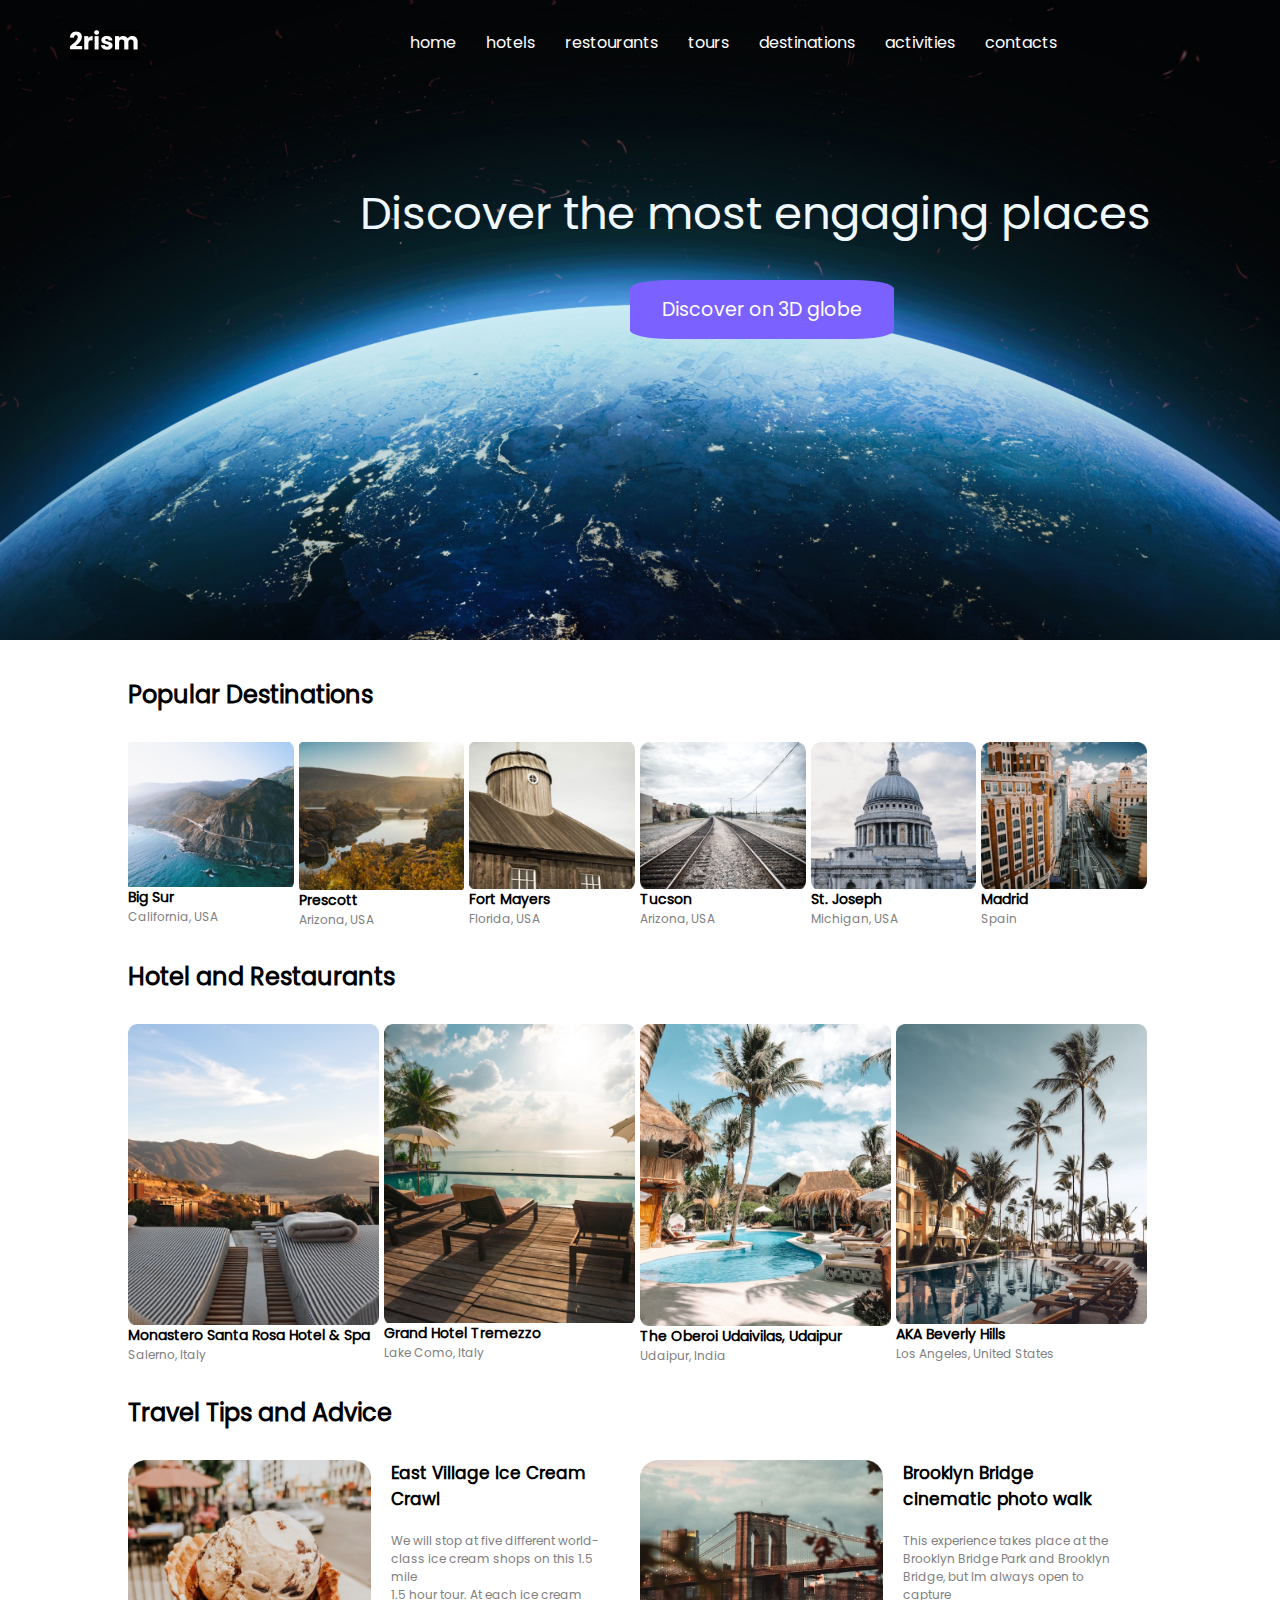
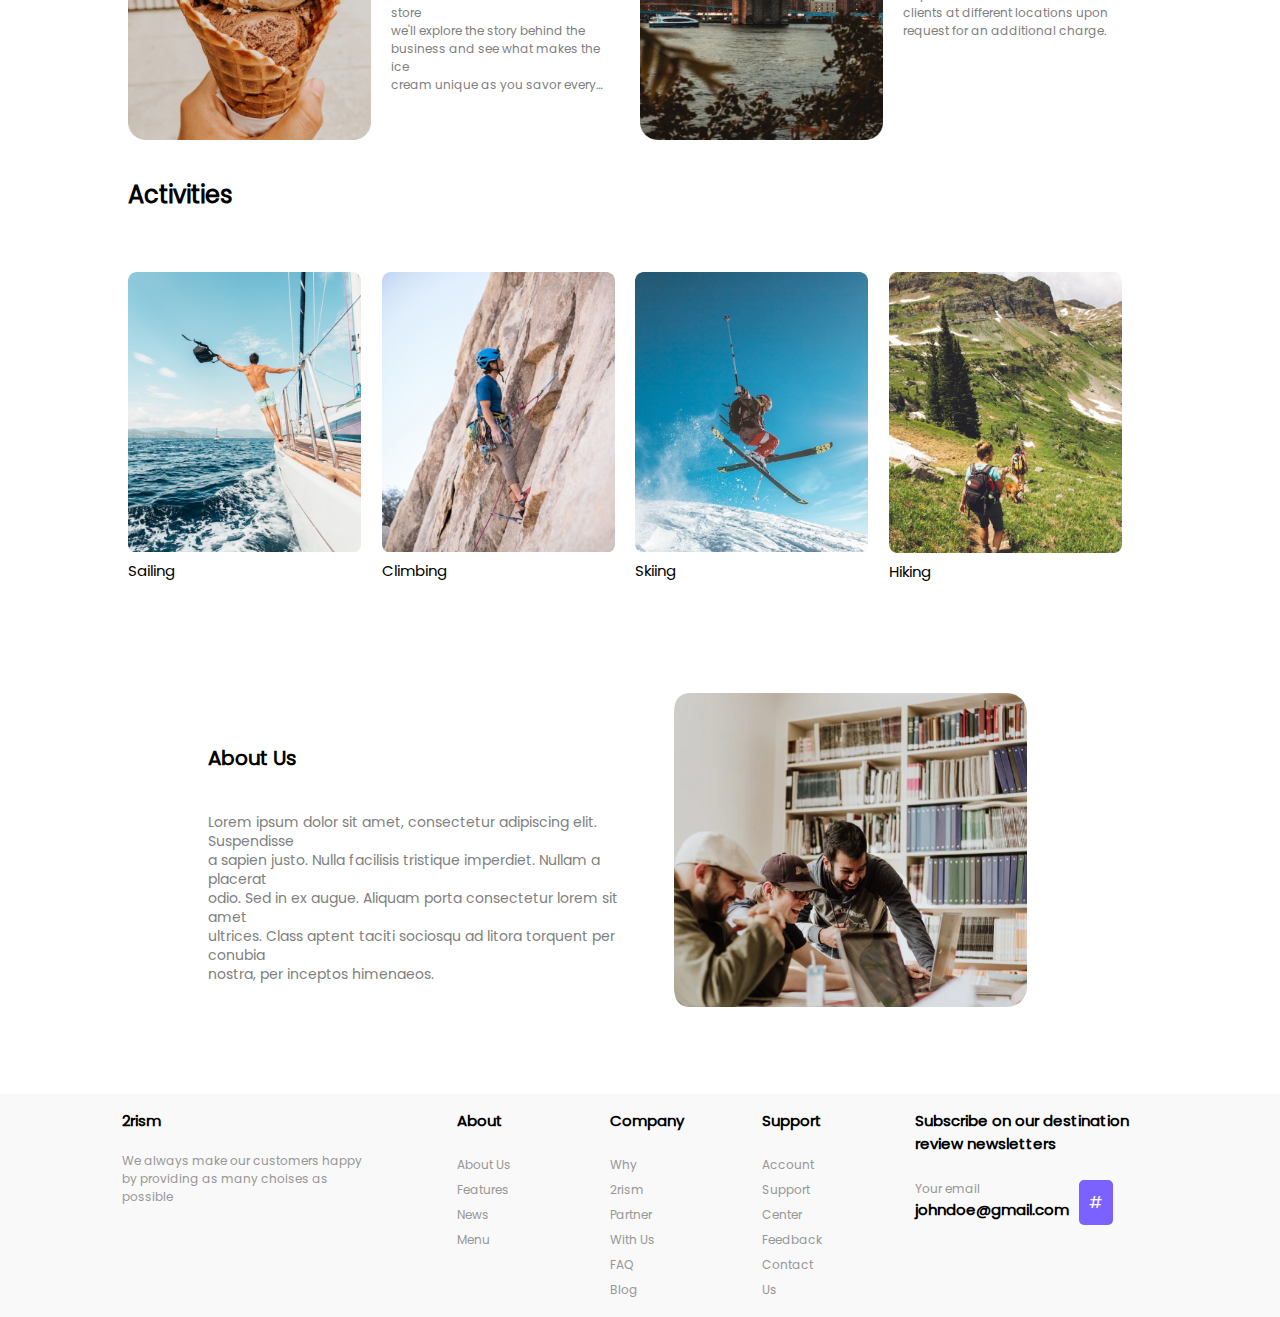
<file: index.html>
<!DOCTYPE html>
<html lang="en">
  <head>
    <meta charset="UTF-8" />
    <meta http-equiv="X-UA-Compatible" content="IE=edge" />
    <meta name="viewport" content="width=device-width, initial-scale=1.0" />
    <link rel="stylesheet" href="./css/reset.css" />
    <link rel="stylesheet" href="./css/all.min.css" />
    <link rel="stylesheet" href="./css/style.css" />

    <title>Document</title>
  </head>
  <body>
    <header class="header">
      <div class="cover">
        <img src="./assets/img/Main.cover.png" alt="coverPhoto" />
      </div>
      <nav>
        <div class="logo">
          <img src="./assets/img/logo.png" alt="logo" />
        </div>
        <div class="navigation">
          <ul class="nav-bar">
            <li>home</li>
            <li>hotels</li>
            <li>restourants</li>
            <li>tours</li>
            <li>destinations</li>
            <li>activities</li>
            <li>contacts</li>
          </ul>
        </div>
        <div class="user">
          <h6>Ales Nesetril</h6>
          <img class="user_photo" src="./assets/img/user.png" alt="user" />
        </div>
        <div class="title">
          <h1>Discover the most engaging places</h1>
        </div>
        <div class="button">
          <button>Discover on 3D globe</button>
        </div>
      </nav>
    </header>

    <main>
      <div class="popular-dests">
        <h1>Popular Destinations</h1>

        <div class="destinations">
          <div class="destinations-items">
            <img src="./assets/img/place1.png" alt="Big Sur photo" />
            <h1>Big Sur</h1>
            <h2>California, USA</h2>
          </div>
          
          <div class="destinations-items">
            <img src="./assets/img/place2.png" alt="Prescott photo" />
            <h1>Prescott</h1>
            <h2>Arizona, USA</h2>
          </div>

          <div class="destinations-items">
            <img src="./assets/img/place3.png" alt="Fort Mayers Photo" />
            <h1>Fort Mayers</h1>
            <h2>Florida, USA</h2>
          </div>

          <div class="destinations-items">
            <img src="./assets/img/place4.png" alt="Tucson photo" />
            <h1>Tucson</h1>
            <h2>Arizona, USA</h2>
          </div>

          <div class="destinations-items">
            <img src="./assets/img/place5.png" alt="St.Joseph photo" />
            <h1>St. Joseph</h1>
            <h2>Michigan, USA</h2>
          </div>

          <div class="destinations-items">
            <img src="./assets/img/place6.png" alt="madrid photo" />
            <h1>Madrid</h1>
            <h2>Spain</h2>
          </div>
        </div>
      </div>
      <div class="hotels-and-restaurants">
        <h1>Hotel and Restaurants</h1>

        <div class="destinations">
          <div class="destinations-items">
            <img
              class="hotels-and-restaurants"
              src="./assets/img/Hotel1.png"
              alt="spa photo"
            />
            <h1>Monastero Santa Rosa Hotel & Spa</h1>
            <h2>Salerno, Italy</h2>
          </div>

          <div class="destinations-items">
            <img src="./assets/img/Hotel2.png" alt="hotel photo" />
            <h1>Grand Hotel Tremezzo</h1>
            <h2>Lake Como, Italy</h2>
          </div>

          <div class="destinations-items">
            <img
              class="hotels-and-restaurants"
              src="./assets/img/Hotel3.png"
              alt="hotel photo"
            />
            <h1>The Oberoi Udaivilas, Udaipur</h1>
            <h2>Udaipur, India</h2>
          </div>

          <div class="destinations-items">
            <img src="./assets/img/Hotel4.png" alt="hills photo" />
            <h1>AKA Beverly Hills</h1>
            <h2>Los Angeles, United States</h2>
          </div>
        </div>
      </div>

      <div class="tips-and-advice-container">
        <div class="tips-and-advice-header">
          <h1>Travel Tips and Advice</h1>
        </div>

        <div class="tips-and-advice">
          <div class="tips-and-advice-item">
            <div>
              <img src="./assets/img/Icecream.png" alt="ice cream" />
            </div>
            <div class="text">
              <h1>East Village Ice Cream<br />Crawl</h1>
              <p>
                We will stop at five different world-<br />
                class ice cream shops on this 1.5 mile<br />
                1.5 hour tour. At each ice cream store<br />
                we'll explore the story behind the<br />
                business and see what makes the ice<br />
                cream unique as you savor every…
              </p>
            </div>
          </div>

          <div class="tips-and-advice-item">
            <div>
              <img src="./assets/img/bridge.png" alt="brooklyn bridge" />
            </div>
            <div class="text2">
              <h1>Brooklyn Bridge<br />cinematic photo walk</h1>
              <p>
                This experience takes place at the<br />
                Brooklyn Bridge Park and Brooklyn<br />
                Bridge, but Im always open to capture<br />
                clients at different locations upon<br />
                request for an additional charge.
              </p>
            </div>
          </div>
        </div>
      </div>
      <div class="title5">
        <h1>Activities</h1>
      </div>
      <div class="activities">
        <div class="sailing">
          <img src="./assets/img/Activ1.png" alt="sailing" />
          <h1>Sailing</h1>
        </div>
        <div class="climbing">
          <img src="./assets/img/Activ2.png" alt="climbing" />
          <h1>Climbing</h1>
        </div>
        <div class="skiing">
          <img src="./assets/img/Activ3.png" alt="skiing" />
          <h1>Skiing</h1>
        </div>
        <div class="hiking">
          <img src="./assets/img/Activ4.png" alt="hiking" />
          <h1>Hiking</h1>
        </div>
      </div>

      <div class="about-us-container">
        <div class="about-us">
          <div class="text3">
            <h1>About Us</h1>
            <p>
              Lorem ipsum dolor sit amet, consectetur adipiscing elit.
              Suspendisse<br />
              a sapien justo. Nulla facilisis tristique imperdiet. Nullam a
              placerat<br />
              odio. Sed in ex augue. Aliquam porta consectetur lorem sit amet<br />
              ultrices. Class aptent taciti sociosqu ad litora torquent per
              conubia<br />
              nostra, per inceptos himenaeos.
            </p>
          </div>
          <div>
            <img src="./assets/img/team.png" alt="Team Photo" />
          </div>
        </div>
      </div>
    </main>
    <footer class="footer">
      <div class="footer-container">
        <div class="footer-item">
          
          <h1 class="logo-title">2rism</h1>
          <p>
            We always make our customers happy by providing as many choises as
            possible
          </p>
        </div>

        <div class="footer-item footer-item-small-width">
          <h1>About</h1>
          <ul>
            <li>About Us</li>
            <li>Features</li>
            <li>News</li>
            <li>Menu</li>
          </ul>
        </div>

        <div class="footer-item footer-item-small-width">
          <h1>Company</h1>
          <ul>
            <li>Why 2rism</li>
            <li>Partner With Us</li>
            <li>FAQ</li>
            <li>Blog</li>
          </ul>
        </div>

        <div class="footer-item footer-item-small-width">
          
          <h1>Support</h1>
          <ul>
            <li>Account</li>
            <li>Support Center</li>
            <li>Feedback</li>
            <li>Contact Us</li>
          </ul>
        </div>

        <div class="footer-item">
          <h1>Subscribe on our destination review newsletters</h1>
          <div class="sub-container">
            
            <div class="sub-info">
              <div class="info">
                <p>Your email</p>
                <h1>johndoe@gmail.com<h1>  
              </div>
              <div class="sub-btn">
                <button class="subscribe-button">#</button>  
              </div>
  
          </div>
         </div>
          </div>
        </div>
      </div>
    </footer>
  </body>
</html>
</file>
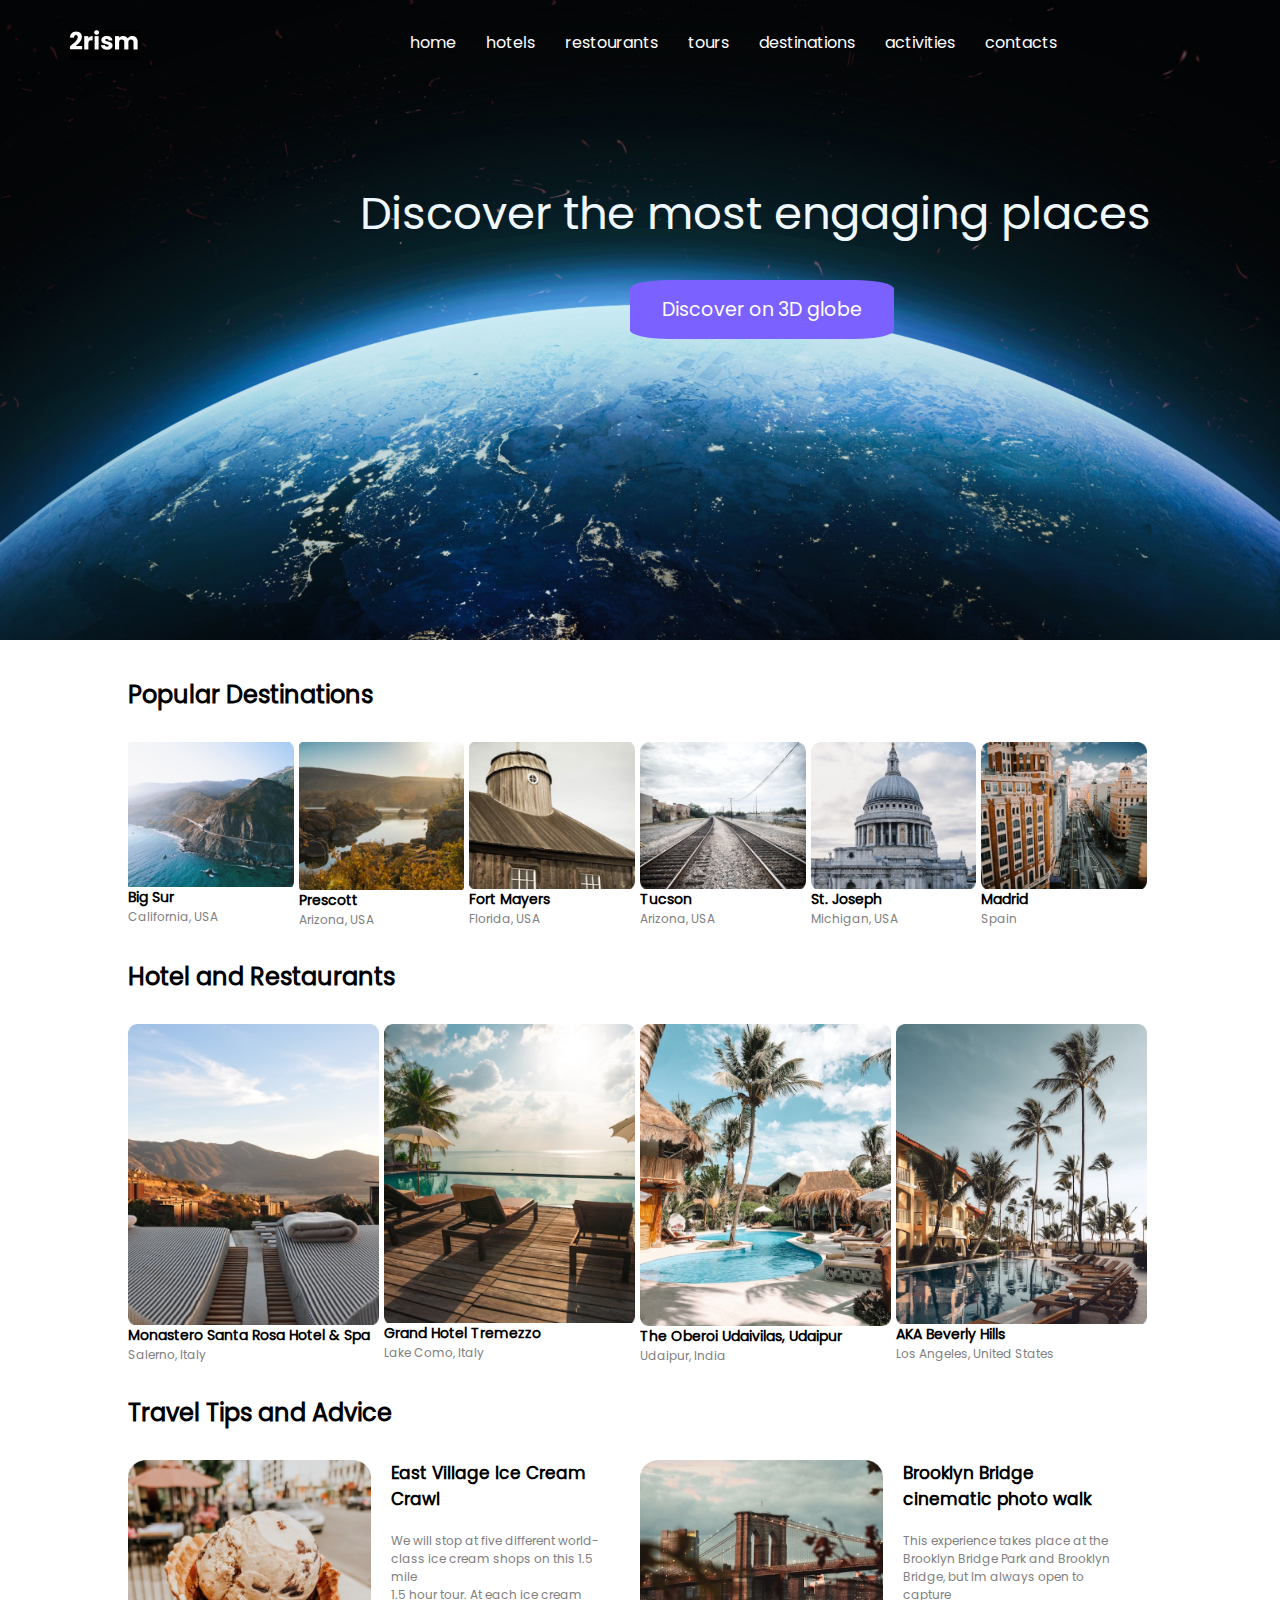
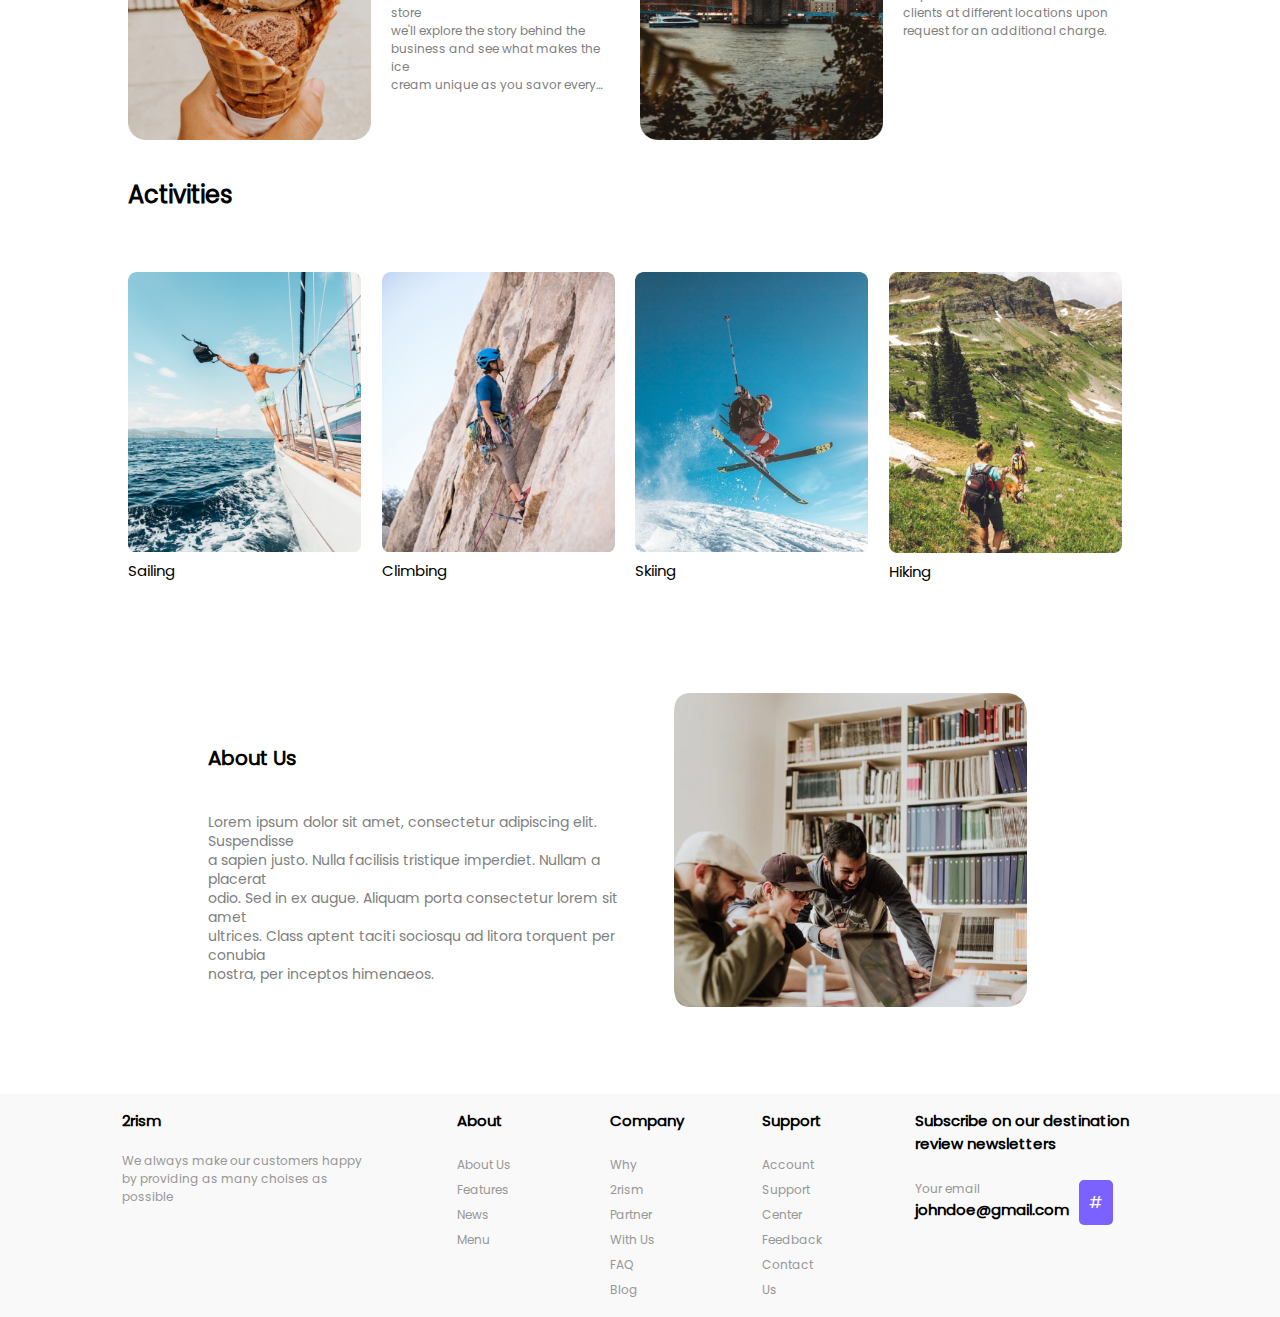
<file: index.html.html>
<!DOCTYPE html>
<html lang="en">
  <head>
    <meta charset="UTF-8" />
    <meta http-equiv="X-UA-Compatible" content="IE=edge" />
    <meta name="viewport" content="width=device-width, initial-scale=1.0" />
    <link rel="stylesheet" href="./css/reset.css" />
    <link rel="stylesheet" href="./css/all.min.css" />
    <link rel="stylesheet" href="./css/main.css" />

    <title>Document</title>
  </head>
  <body>
    <header class="header">
      <div class="cover">
        <img src="./assets/img/Main.cover.png" alt="coverPhoto" />
      </div>
      <nav>
        <div class="logo">
          <img src="./assets/img/logo.png" alt="logo" />
        </div>
        <div class="navigation">
          <ul class="nav-bar">
            <li>home</li>
            <li>hotels</li>
            <li>restourants</li>
            <li>tours</li>
            <li>destinations</li>
            <li>activities</li>
            <li>contacts</li>
          </ul>
        </div>
        <div class="user">
          <h6>Ales Nesetril</h6>
          <img class="user_photo" src="./assets/img/user.png" alt="user" />
        </div>
        <div class="title">
          <h1>Discover the most engaging places</h1>
        </div>
        <div class="button">
          <button>Discover on 3D globe</button>
        </div>
      </nav>
    </header>

    <main>
      <div class="popular-dests">
        <h1>Popular Destinations</h1>

        <div class="destinations">
          <div class="destinations-items">
            <img src="./assets/img/place1.png" alt="Big Sur photo" />
            <h1>Big Sur</h1>
            <h2>California, USA</h2>
          </div>
          
          <div class="destinations-items">
            <img src="./assets/img/place2.png" alt="Prescott photo" />
            <h1>Prescott</h1>
            <h2>Arizona, USA</h2>
          </div>

          <div class="destinations-items">
            <img src="./assets/img/place3.png" alt="Fort Mayers Photo" />
            <h1>Fort Mayers</h1>
            <h2>Florida, USA</h2>
          </div>

          <div class="destinations-items">
            <img src="./assets/img/place4.png" alt="Tucson photo" />
            <h1>Tucson</h1>
            <h2>Arizona, USA</h2>
          </div>

          <div class="destinations-items">
            <img src="./assets/img/place5.png" alt="St.Joseph photo" />
            <h1>St. Joseph</h1>
            <h2>Michigan, USA</h2>
          </div>

          <div class="destinations-items">
            <img src="./assets/img/place6.png" alt="madrid photo" />
            <h1>Madrid</h1>
            <h2>Spain</h2>
          </div>
        </div>
      </div>
      <div class="hotels-and-restaurants">
        <h1>Hotel and Restaurants</h1>

        <div class="destinations">
          <div class="destinations-items">
            <img
              class="hotels-and-restaurants"
              src="./assets/img/Hotel1.png"
              alt="spa photo"
            />
            <h1>Monastero Santa Rosa Hotel & Spa</h1>
            <h2>Salerno, Italy</h2>
          </div>

          <div class="destinations-items">
            <img src="./assets/img/Hotel2.png" alt="hotel photo" />
            <h1>Grand Hotel Tremezzo</h1>
            <h2>Lake Como, Italy</h2>
          </div>

          <div class="destinations-items">
            <img
              class="hotels-and-restaurants"
              src="./assets/img/Hotel3.png"
              alt="hotel photo"
            />
            <h1>The Oberoi Udaivilas, Udaipur</h1>
            <h2>Udaipur, India</h2>
          </div>

          <div class="destinations-items">
            <img src="./assets/img/Hotel4.png" alt="hills photo" />
            <h1>AKA Beverly Hills</h1>
            <h2>Los Angeles, United States</h2>
          </div>
        </div>
      </div>

      <div class="tips-and-advice-container">
        <div class="tips-and-advice-header">
          <h1>Travel Tips and Advice</h1>
        </div>

        <div class="tips-and-advice">
          <div class="tips-and-advice-item">
            <div>
              <img src="./assets/img/Icecream.png" alt="ice cream" />
            </div>
            <div class="text">
              <h1>East Village Ice Cream<br />Crawl</h1>
              <p>
                We will stop at five different world-<br />
                class ice cream shops on this 1.5 mile<br />
                1.5 hour tour. At each ice cream store<br />
                we'll explore the story behind the<br />
                business and see what makes the ice<br />
                cream unique as you savor every…
              </p>
            </div>
          </div>

          <div class="tips-and-advice-item">
            <div>
              <img src="./assets/img/bridge.png" alt="brooklyn bridge" />
            </div>
            <div class="text2">
              <h1>Brooklyn Bridge<br />cinematic photo walk</h1>
              <p>
                This experience takes place at the<br />
                Brooklyn Bridge Park and Brooklyn<br />
                Bridge, but Im always open to capture<br />
                clients at different locations upon<br />
                request for an additional charge.
              </p>
            </div>
          </div>
        </div>
      </div>
      <div class="title5">
        <h1>Activities</h1>
      </div>
      <div class="activities">
        <div class="sailing">
          <img src="./assets/img/Activ1.png" alt="sailing" />
          <h1>Sailing</h1>
        </div>
        <div class="climbing">
          <img src="./assets/img/Activ2.png" alt="climbing" />
          <h1>Climbing</h1>
        </div>
        <div class="skiing">
          <img src="./assets/img/Activ3.png" alt="skiing" />
          <h1>Skiing</h1>
        </div>
        <div class="hiking">
          <img src="./assets/img/Activ4.png" alt="hiking" />
          <h1>Hiking</h1>
        </div>
      </div>

      <div class="about-us-container">
        <div class="about-us">
          <div class="text3">
            <h1>About Us</h1>
            <p>
              Lorem ipsum dolor sit amet, consectetur adipiscing elit.
              Suspendisse<br />
              a sapien justo. Nulla facilisis tristique imperdiet. Nullam a
              placerat<br />
              odio. Sed in ex augue. Aliquam porta consectetur lorem sit amet<br />
              ultrices. Class aptent taciti sociosqu ad litora torquent per
              conubia<br />
              nostra, per inceptos himenaeos.
            </p>
          </div>
          <div>
            <img src="./assets/img/team.png" alt="Team Photo" />
          </div>
        </div>
      </div>
    </main>
    <footer class="footer">
      <div class="footer-container">
        <div class="footer-item">
          
          <h1 class="logo-title">2rism</h1>
          <p>
            We always make our customers happy by providing as many choises as
            possible
          </p>
        </div>

        <div class="footer-item footer-item-small-width">
          <h1>About</h1>
          <ul>
            <li>About Us</li>
            <li>Features</li>
            <li>News</li>
            <li>Menu</li>
          </ul>
        </div>

        <div class="footer-item footer-item-small-width">
          <h1>Company</h1>
          <ul>
            <li>Why 2rism</li>
            <li>Partner With Us</li>
            <li>FAQ</li>
            <li>Blog</li>
          </ul>
        </div>

        <div class="footer-item footer-item-small-width">
          
          <h1>Support</h1>
          <ul>
            <li>Account</li>
            <li>Support Center</li>
            <li>Feedback</li>
            <li>Contact Us</li>
          </ul>
        </div>

        <div class="footer-item">
          <h1>Subscribe on our destination review newsletters</h1>
          <div class="sub-container">
            
            <div class="sub-info">
              <div class="info">
                <p>Your email</p>
                <h1>johndoe@gmail.com<h1>  
              </div>
              <div class="sub-btn">
                <button class="subscribe-button">#</button>  
              </div>
  
          </div>
         </div>
          </div>
        </div>
      </div>
    </footer>
  </body>
</html>
</file>
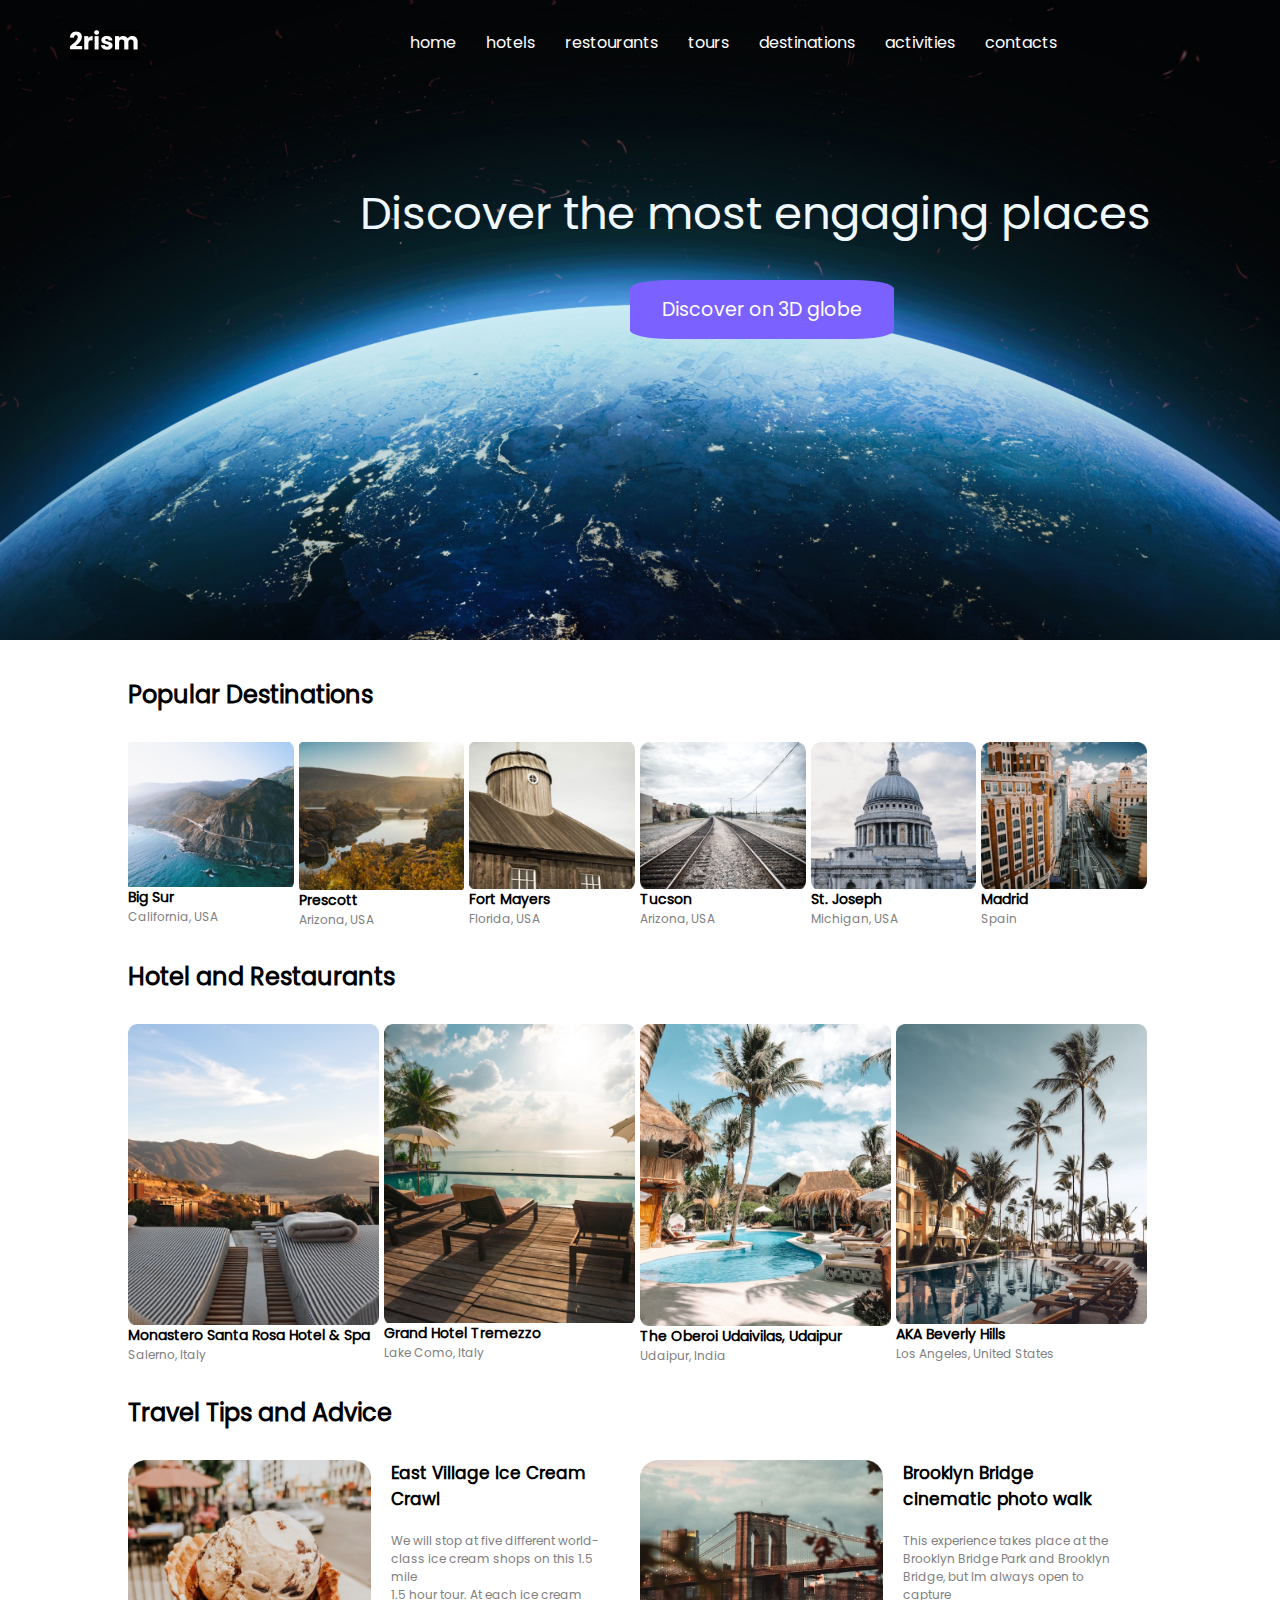
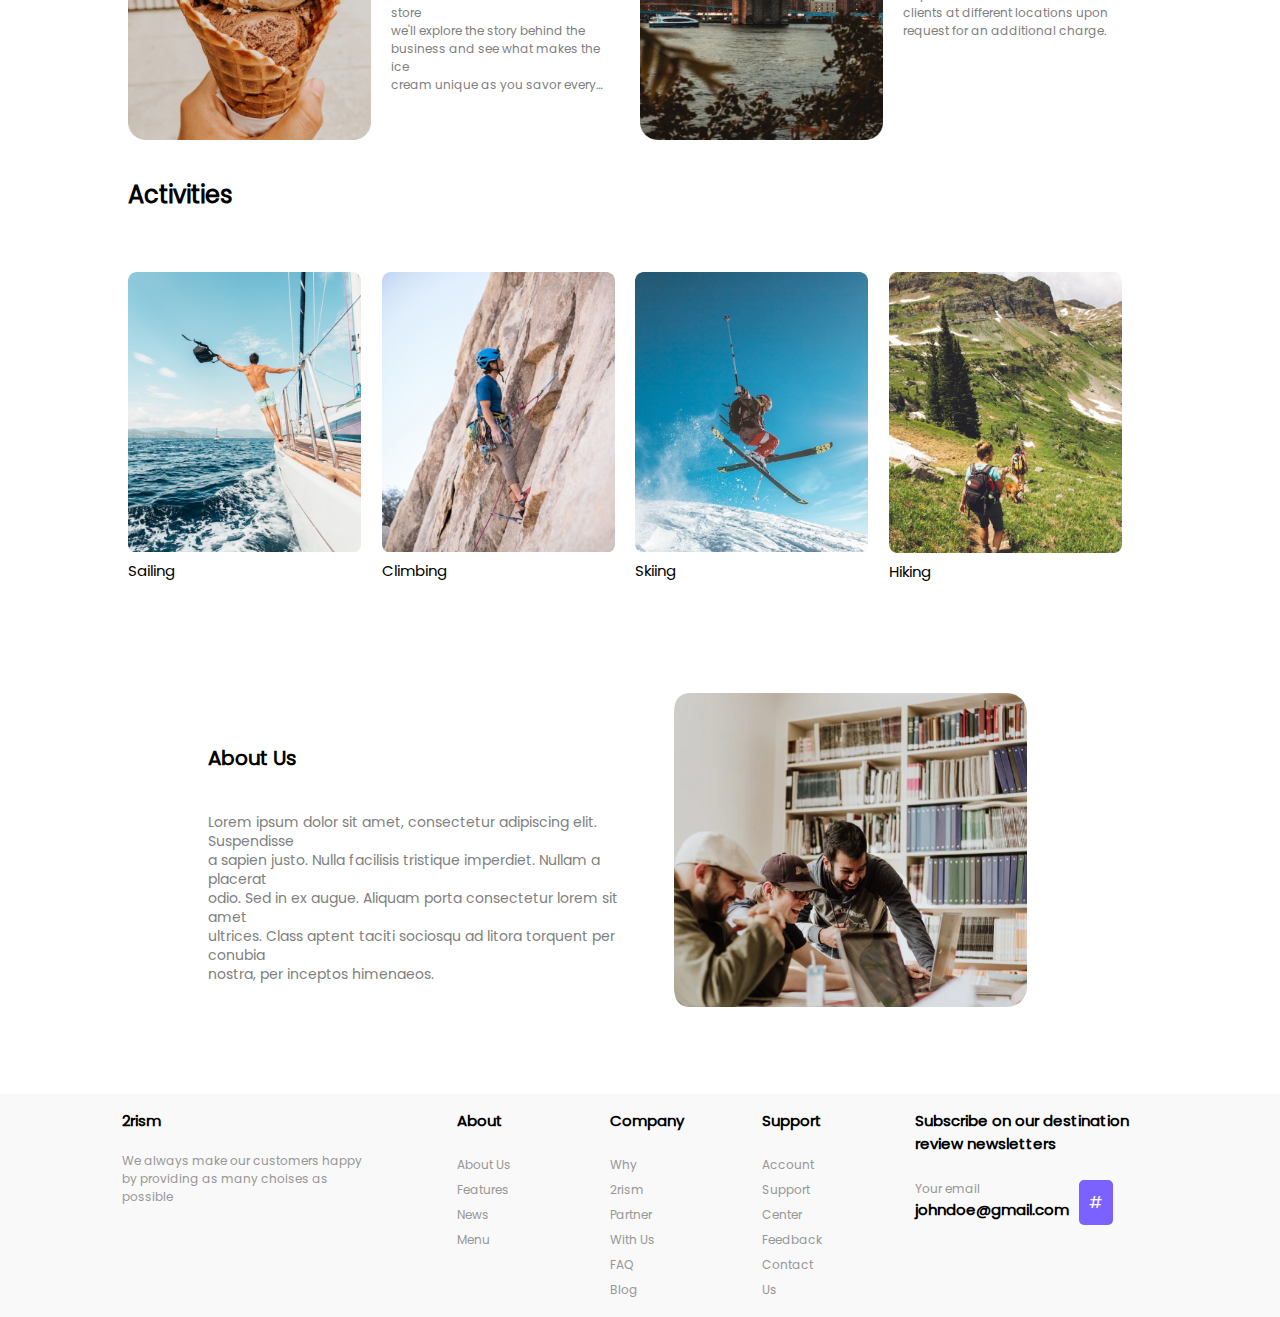
<file: main.html>
<!DOCTYPE html>
<html lang="en">
  <head>
    <meta charset="UTF-8" />
    <meta http-equiv="X-UA-Compatible" content="IE=edge" />
    <meta name="viewport" content="width=device-width, initial-scale=1.0" />
    <link rel="stylesheet" href="./css/reset.css" />
    <link rel="stylesheet" href="./css/all.min.css" />
    <link rel="stylesheet" href="./css/main.css" />

    <title>Document</title>
  </head>
  <body>
    <header class="header">
      <div class="cover">
        <img src="./assets/img/Main.cover.png" alt="coverPhoto" />
      </div>
      <nav>
        <div class="logo">
          <img src="./assets/img/logo.png" alt="logo" />
        </div>
        <div class="navigation">
          <ul class="nav-bar">
            <li>home</li>
            <li>hotels</li>
            <li>restourants</li>
            <li>tours</li>
            <li>destinations</li>
            <li>activities</li>
            <li>contacts</li>
          </ul>
        </div>
        <div class="user">
          <h6>Ales Nesetril</h6>
          <img class="user_photo" src="./assets/img/user.png" alt="user" />
        </div>
        <div class="title">
          <h1>Discover the most engaging places</h1>
        </div>
        <div class="button">
          <button>Discover on 3D globe</button>
        </div>
      </nav>
    </header>

    <main>
      <div class="popular-dests">
        <h1>Popular Destinations</h1>

        <div class="destinations">
          <div class="destinations-items">
            <img src="./assets/img/place1.png" alt="Big Sur photo" />
            <h1>Big Sur</h1>
            <h2>California, USA</h2>
          </div>

          <div class="destinations-items">
            <img src="./assets/img/place2.png" alt="Prescott photo" />
            <h1>Prescott</h1>
            <h2>Arizona, USA</h2>
          </div>

          <div class="destinations-items">
            <img src="./assets/img/place3.png" alt="Fort Mayers Photo" />
            <h1>Fort Mayers</h1>
            <h2>Florida, USA</h2>
          </div>

          <div class="destinations-items">
            <img src="./assets/img/place4.png" alt="Tucson photo" />
            <h1>Tucson</h1>
            <h2>Arizona, USA</h2>
          </div>

          <div class="destinations-items">
            <img src="./assets/img/place5.png" alt="St.Joseph photo" />
            <h1>St. Joseph</h1>
            <h2>Michigan, USA</h2>
          </div>

          <div class="destinations-items">
            <img src="./assets/img/place6.png" alt="madrid photo" />
            <h1>Madrid</h1>
            <h2>Spain</h2>
          </div>
        </div>
      </div>
      <div class="hotels-and-restaurants">
        <h1>Hotel and Restaurants</h1>

        <div class="destinations">
          <div class="destinations-items">
            <img
              class="hotels-and-restaurants"
              src="./assets/img/Hotel1.png"
              alt="spa photo"
            />
            <h1>Monastero Santa Rosa Hotel & Spa</h1>
            <h2>Salerno, Italy</h2>
          </div>

          <div class="destinations-items">
            <img src="./assets/img/Hotel2.png" alt="hotel photo" />
            <h1>Grand Hotel Tremezzo</h1>
            <h2>Lake Como, Italy</h2>
          </div>

          <div class="destinations-items">
            <img
              class="hotels-and-restaurants"
              src="./assets/img/Hotel3.png"
              alt="hotel photo"
            />
            <h1>The Oberoi Udaivilas, Udaipur</h1>
            <h2>Udaipur, India</h2>
          </div>

          <div class="destinations-items">
            <img src="./assets/img/Hotel4.png" alt="hills photo" />
            <h1>AKA Beverly Hills</h1>
            <h2>Los Angeles, United States</h2>
          </div>
        </div>
      </div>

      <div class="tips-and-advice-container">
        <div class="tips-and-advice-header">
          <h1>Travel Tips and Advice</h1>
        </div>

        <div class="tips-and-advice">
          <div class="tips-and-advice-item">
            <div>
              <img src="./assets/img/Icecream.png" alt="ice cream" />
            </div>
            <div class="text">
              <h1>East Village Ice Cream<br />Crawl</h1>
              <p>
                We will stop at five different world-<br />
                class ice cream shops on this 1.5 mile<br />
                1.5 hour tour. At each ice cream store<br />
                we'll explore the story behind the<br />
                business and see what makes the ice<br />
                cream unique as you savor every…
              </p>
            </div>
          </div>

          <div class="tips-and-advice-item">
            <div>
              <img src="./assets/img/bridge.png" alt="brooklyn bridge" />
            </div>
            <div class="text2">
              <h1>Brooklyn Bridge<br />cinematic photo walk</h1>
              <p>
                This experience takes place at the<br />
                Brooklyn Bridge Park and Brooklyn<br />
                Bridge, but Im always open to capture<br />
                clients at different locations upon<br />
                request for an additional charge.
              </p>
            </div>
          </div>
        </div>
      </div>
      <div class="title5">
        <h1>Activities</h1>
      </div>
      <div class="activities">
        <div class="sailing">
          <img src="./assets/img/Activ1.png" alt="sailing" />
          <h1>Sailing</h1>
        </div>
        <div class="climbing">
          <img src="./assets/img/Activ2.png" alt="climbing" />
          <h1>Climbing</h1>
        </div>
        <div class="skiing">
          <img src="./assets/img/Activ3.png" alt="skiing" />
          <h1>Skiing</h1>
        </div>
        <div class="hiking">
          <img src="./assets/img/Activ4.png" alt="hiking" />
          <h1>Hiking</h1>
        </div>
      </div>

      <div class="about-us-container">
        <div class="about-us">
          <div class="text3">
            <h1>About Us</h1>
            <p>
              Lorem ipsum dolor sit amet, consectetur adipiscing elit.
              Suspendisse<br />
              a sapien justo. Nulla facilisis tristique imperdiet. Nullam a
              placerat<br />
              odio. Sed in ex augue. Aliquam porta consectetur lorem sit amet<br />
              ultrices. Class aptent taciti sociosqu ad litora torquent per
              conubia<br />
              nostra, per inceptos himenaeos.
            </p>
          </div>
          <div>
            <img src="./assets/img/team.png" alt="Team Photo" />
          </div>
        </div>
      </div>
    </main>
    <footer class="footer">
      <div class="footer-container">
        <div class="footer-item">
          
          <h1 class="logo-title">2rism</h1>
          <p>
            We always make our customers happy by providing as many choises as
            possible
          </p>
        </div>

        <div class="footer-item footer-item-small-width">
          <h1>About</h1>
          <ul>
            <li>About Us</li>
            <li>Features</li>
            <li>News</li>
            <li>Menu</li>
          </ul>
        </div>

        <div class="footer-item footer-item-small-width">
          <h1>Company</h1>
          <ul>
            <li>Why 2rism</li>
            <li>Partner With Us</li>
            <li>FAQ</li>
            <li>Blog</li>
          </ul>
        </div>

        <div class="footer-item footer-item-small-width">
          
          <h1>Support</h1>
          <ul>
            <li>Account</li>
            <li>Support Center</li>
            <li>Feedback</li>
            <li>Contact Us</li>
          </ul>
        </div>

        <div class="footer-item">
          <h1>Subscribe on our destination review newsletters</h1>
          <div class="sub-container">
            
            <div class="sub-info">
              <div class="info">
                <p>Your email</p>
                <h1>johndoe@gmail.com<h1>  
              </div>
              <div class="sub-btn">
                <button class="subscribe-button">#</button>  
              </div>
  
          </div>
         </div>
          </div>
        </div>
      </div>
    </footer>
  </body>
</html>
</file>
<file: css/style.css>
@font-face {
  font-family: poppins;
  src: url(../assets/fonts/Poppins-Regular.ttf);
}

* {
  font-family: poppins;
  box-sizing: border-box;
  margin: 0;
  padding: 0;
}
main {
  width: 80%;
  margin: 0 auto;
}

.logo {
  margin-top: 30px;
  margin-left: 70px;
  background-color: black;
  position: absolute;
  top: 0px;
  width: 70px;
  height: 30px;
}

.nav-bar {
  font-size: 16px;
  color: white;
  display: flex;
  position: absolute;
  top: 30px;
  gap: 30px;
  margin-left: 410px;
}

.user {
  font-size: 14px;
  color: white;
  display: inline-block;
  display: flex;
  align-items: end;
  margin-left: 1300px;
  gap: 10px;
  position: absolute;
  top: 30px;
}

.user_photo {
  width: 40px;
  height: 40px;
  border-radius: 50%;
}

.title h1 {
  font-size: 45px;
  color: aliceblue;
  position: absolute;
  top: 180px;
  margin-left: 360px;
}
.button {
  position: absolute;
  top: 280px;
  margin-left: 630px;
  color: white;
  background-color: #7b61ff;
  padding: 15px 32px;
  text-align: center;
  display: inline-block;
  font-size: 19px;
  cursor: pointer;
  border-radius: 15%;
}

.popular-dests {
  width: 100%;
}

.popular-dests > h1 {
  font-size: 24px;
  color: black;
  display: block;
  margin-top: 30px;
  margin-bottom: 30px;
  font-weight: bold;
}

.destinations {
  display: flex;
  flex-direction: row;
}

.destinations-items {
  display: flex;
  flex-direction: column;
  width: 30%;
  margin: 0 5px 0 0;
}

.destinations-items > h1 {
  font-size: 14px;
  color: black;
  display: block;
  font-weight: bold;
}

.destinations-items > h2 {
  font-size: 12px;
  color: grey;
}
.destinations-items > img .hotels-and-restaurants {
  width: 300px;
  height: 450px;
}

.hotels-and-restaurants {
  display: flex;
  flex-direction: column;
  width: 100%;
}

.hotels-and-restaurants > h1 {
  font-size: 24px;
  color: black;
  display: block;
  margin-top: 30px;
  margin-bottom: 30px;
  font-weight: bold;
}

.hotels-and-restaurants-items {
  display: flex;
  flex-direction: column;
  width: 20%;
  margin: 0 5px 0 0;
}

.tips-and-advice-container {
  width: 100%;
}

.tips-and-advice {
  width: 100%;
  display: flex;
  flex-direction: row;
}

.tips-and-advice-header {
  display: flex;
  flex-direction: row;
}

.tips-and-advice-header > h1 {
  font-size: 24px;
  color: black;
  display: block;
  margin-top: 30px;
  margin-bottom: 30px;
  font-weight: bold;
}

.tips-and-advice-item {
  display: flex;
  flex-direction: row;
  width: 50%;
  margin: 0 5px 0 0;
}

.tips-and-advice-item img {
  width: 250px;
  height: 280px;
}

.tips-and-advice-item h1 {
  font-size: 17px;
  font-weight: bold;
  margin: 0 20px;
}

.tips-and-advice-item p {
  padding: 20px;
  font-size: 12px;
  color: grey;
}

.title5 {
  font-size: 24px;
  color: black;
  display: block;
  margin-top: 30px;
  margin-bottom: 30px;
  font-weight: bold;
}
.activities {
  display: flex;
  flex-direction: row;
  padding: 30px;
  padding-left: 0px;
  gap: 20px;
  width: 100%;
}
.activities h1 {
  font-size: 15px;
}

.about-us-container {
  width: 100%;
  display: flex;
  flex-direction: row;
  margin: 80px;
}
.about-us {
  display: flex;
  flex-direction: row;
  width: 80%;
  margin: 0 5px 0 0;
  gap: 20px;
}
.about-us img {
  width: 400px;
  height: auto;
  border-radius: 20px;
  padding-left: 10px;
}
.about-us h1 {
  font-size: 20px;
  font-weight: bold;
  padding-top: 50px;
}

.about-us p {
  padding-top: 40px;
  font-size: 14px;
  line-height: 19px;
  color: grey;
}

.footer {
  width: 100%;
  background-color: #f9f9f9;
  padding: 15px 10px;
}

.footer-container {
  width: 100%;
  display: flex;
  padding: 0 20px;
  justify-content: space-evenly;
}

.footer-item {
  display: flex;
  width: 20%;
  flex-direction: column;
  gap: 20px;
}

.footer-item-small-width {
  width: 5%;
}

.logo-title {
  font-weight: bolder;
}

.footer-item p {
  font-size: 12px;
  color: #979797;
}

.footer-item h1 {
  font-size: 15px;
  font-weight: bold;
}

.footer-item ul li {
  font-size: 12px;
  line-height: 25px;
  color: #979797;
}

.footer-subscribe {
  display: flex;
  background-color: #ffffff;
}

.subscribe-content {
  padding: 0 5px;
}

.subscribe-button {
  background-color: #7b61ff;
  border-radius: 5px;
  padding: 10px;
  color: white;
}

.sub-container {
  display: flex;
}

.sub-info {
  display: flex;
  gap: 10px;
  padding-top: 5px;
}
</file>
<file: css/main.css>
@font-face {
  font-family: poppins;
  src: url(../assets/fonts/Poppins-Regular.ttf);
}

* {
  font-family: poppins;
  box-sizing: border-box;
  margin: 0;
  padding: 0;
}
main {
  width: 80%;
  margin: 0 auto;
}

.logo {
  margin-top: 30px;
  margin-left: 70px;
  background-color: black;
  position: absolute;
  top: 0px;
  width: 70px;
  height: 30px;
}

.nav-bar {
  font-size: 16px;
  color: white;
  display: flex;
  position: absolute;
  top: 30px;
  gap: 30px;
  margin-left: 410px;
}

.user {
  font-size: 14px;
  color: white;
  display: inline-block;
  display: flex;
  align-items: end;
  margin-left: 1300px;
  gap: 10px;
  position: absolute;
  top: 30px;
}

.user_photo {
  width: 40px;
  height: 40px;
  border-radius: 50%;
}

.title h1 {
  font-size: 45px;
  color: aliceblue;
  position: absolute;
  top: 180px;
  margin-left: 360px;
}
.button {
  position: absolute;
  top: 280px;
  margin-left: 630px;
  color: white;
  background-color: #7b61ff;
  padding: 15px 32px;
  text-align: center;
  display: inline-block;
  font-size: 19px;
  cursor: pointer;
  border-radius: 15%;
}

.popular-dests {
  width: 100%;
}

.popular-dests > h1 {
  font-size: 24px;
  color: black;
  display: block;
  margin-top: 30px;
  margin-bottom: 30px;
  font-weight: bold;
}

.destinations {
  display: flex;
  flex-direction: row;
}

.destinations-items {
  display: flex;
  flex-direction: column;
  width: 30%;
  margin: 0 5px 0 0;
}

.destinations-items > h1 {
  font-size: 14px;
  color: black;
  display: block;
  font-weight: bold;
}

.destinations-items > h2 {
  font-size: 12px;
  color: grey;
}
.destinations-items > img .hotels-and-restaurants {
  width: 300px;
  height: 450px;
}

.hotels-and-restaurants {
  display: flex;
  flex-direction: column;
  width: 100%;
}

.hotels-and-restaurants > h1 {
  font-size: 24px;
  color: black;
  display: block;
  margin-top: 30px;
  margin-bottom: 30px;
  font-weight: bold;
}

.hotels-and-restaurants-items {
  display: flex;
  flex-direction: column;
  width: 20%;
  margin: 0 5px 0 0;
}

.tips-and-advice-container {
  width: 100%;
}

.tips-and-advice {
  width: 100%;
  display: flex;
  flex-direction: row;
}

.tips-and-advice-header {
  display: flex;
  flex-direction: row;
}

.tips-and-advice-header > h1 {
  font-size: 24px;
  color: black;
  display: block;
  margin-top: 30px;
  margin-bottom: 30px;
  font-weight: bold;
}

.tips-and-advice-item {
  display: flex;
  flex-direction: row;
  width: 50%;
  margin: 0 5px 0 0;
}

.tips-and-advice-item img {
  width: 250px;
  height: 280px;
}

.tips-and-advice-item h1 {
  font-size: 17px;
  font-weight: bold;
  margin: 0 20px;
}

.tips-and-advice-item p {
  padding: 20px;
  font-size: 12px;
  color: grey;
}

.title5 {
  font-size: 24px;
  color: black;
  display: block;
  margin-top: 30px;
  margin-bottom: 30px;
  font-weight: bold;
}
.activities {
  display: flex;
  flex-direction: row;
  padding: 30px;
  padding-left: 0px;
  gap: 20px;
  width: 100%;
}
.activities h1 {
  font-size: 15px;
}

.about-us-container {
  width: 100%;
  display: flex;
  flex-direction: row;
  margin: 80px;
}
.about-us {
  display: flex;
  flex-direction: row;
  width: 80%;
  margin: 0 5px 0 0;
  gap: 20px;
}
.about-us img {
  width: 400px;
  height: auto;
  border-radius: 20px;
  padding-left: 10px;
}
.about-us h1 {
  font-size: 20px;
  font-weight: bold;
  padding-top: 50px;
}

.about-us p {
  padding-top: 40px;
  font-size: 14px;
  line-height: 19px;
  color: grey;
}

.footer {
  width: 100%;
  background-color: #f9f9f9;
  padding: 15px 10px;
}

.footer-container {
  width: 100%;
  display: flex;
  padding: 0 20px;
  justify-content: space-evenly;
}

.footer-item {
  display: flex;
  width: 20%;
  flex-direction: column;
  gap: 20px;
}

.footer-item-small-width {
  width: 5%;
}

.logo-title {
  font-weight: bolder;
}

.footer-item p {
  font-size: 12px;
  color: #979797;
}

.footer-item h1 {
  font-size: 15px;
  font-weight: bold;
}

.footer-item ul li {
  font-size: 12px;
  line-height: 25px;
  color: #979797;
}

.footer-subscribe {
  display: flex;
  background-color: #ffffff;
}

.subscribe-content {
  padding: 0 5px;
}

.subscribe-button {
  background-color: #7b61ff;
  border-radius: 5px;
  padding: 10px;
  color: white;
}

.sub-container {
  display: flex;
}

.sub-info {
  display: flex;
  gap: 10px;
  padding-top: 5px;
}
</file>
